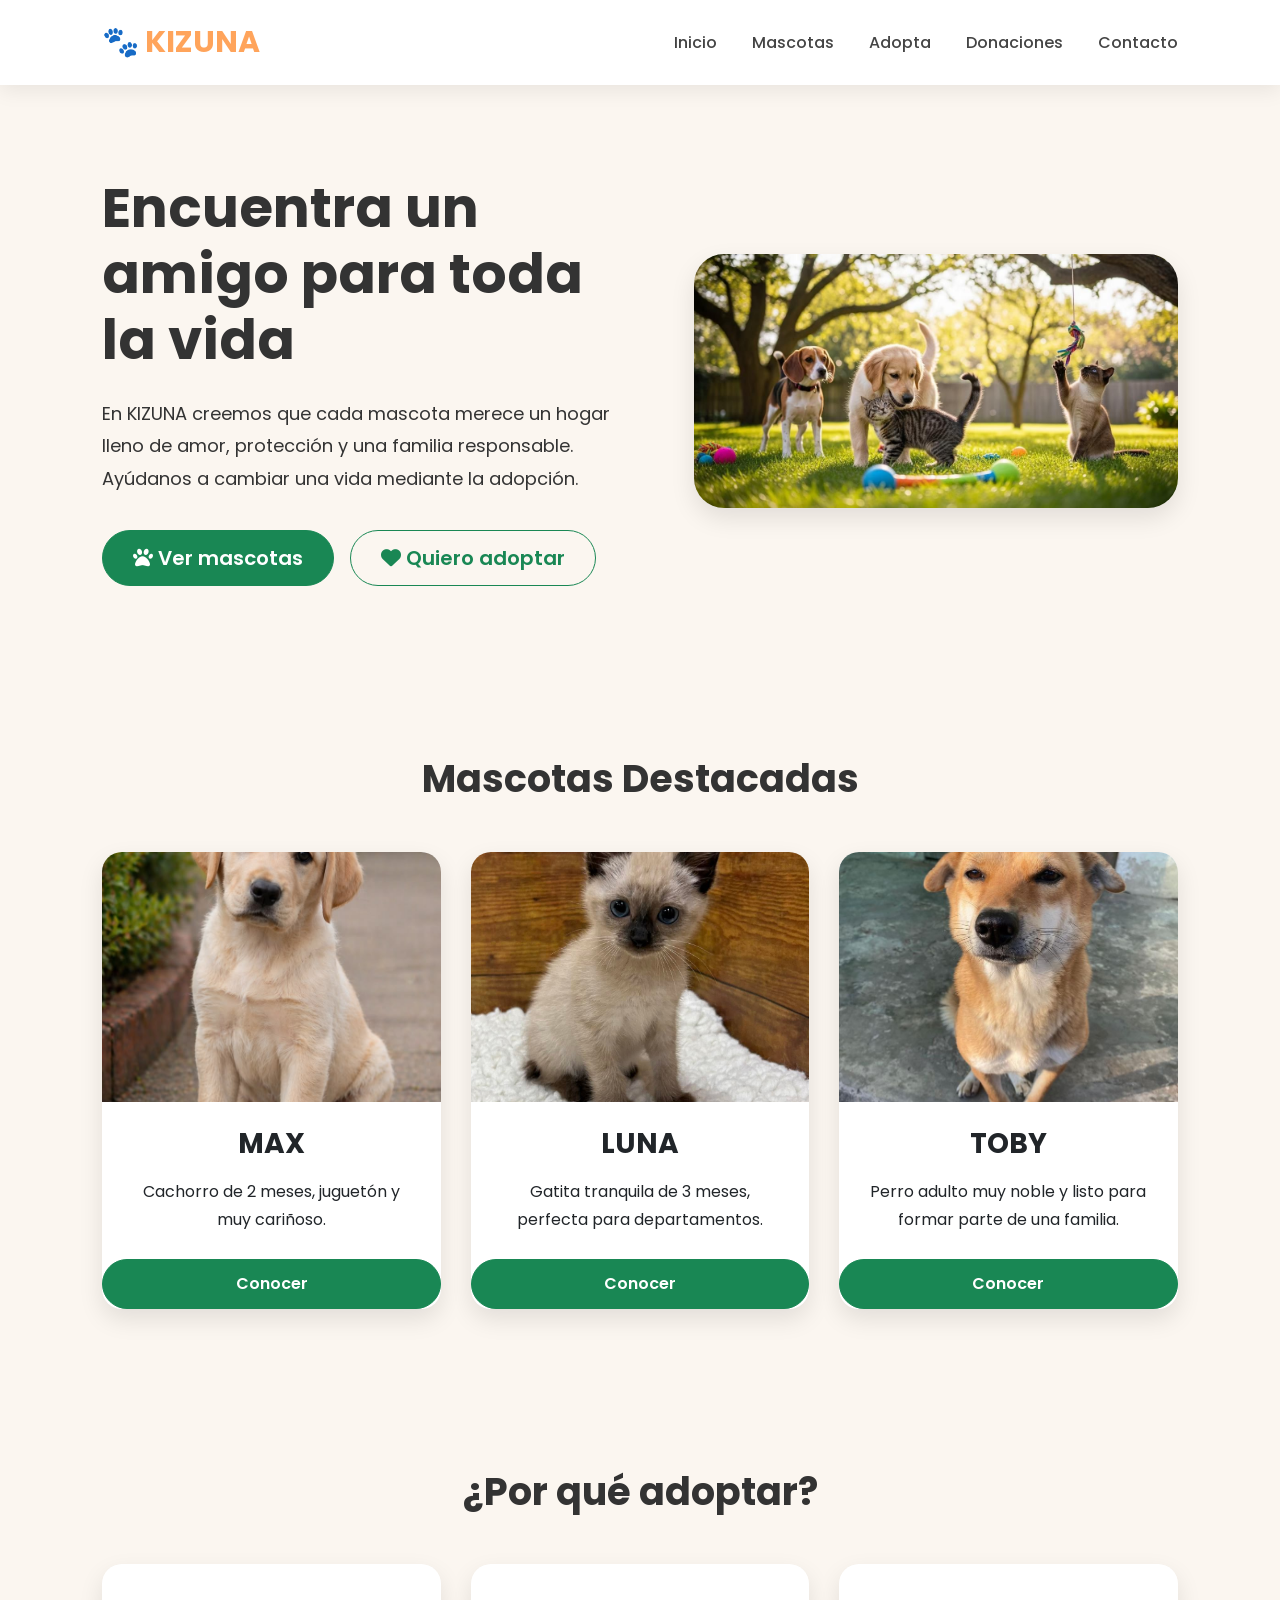
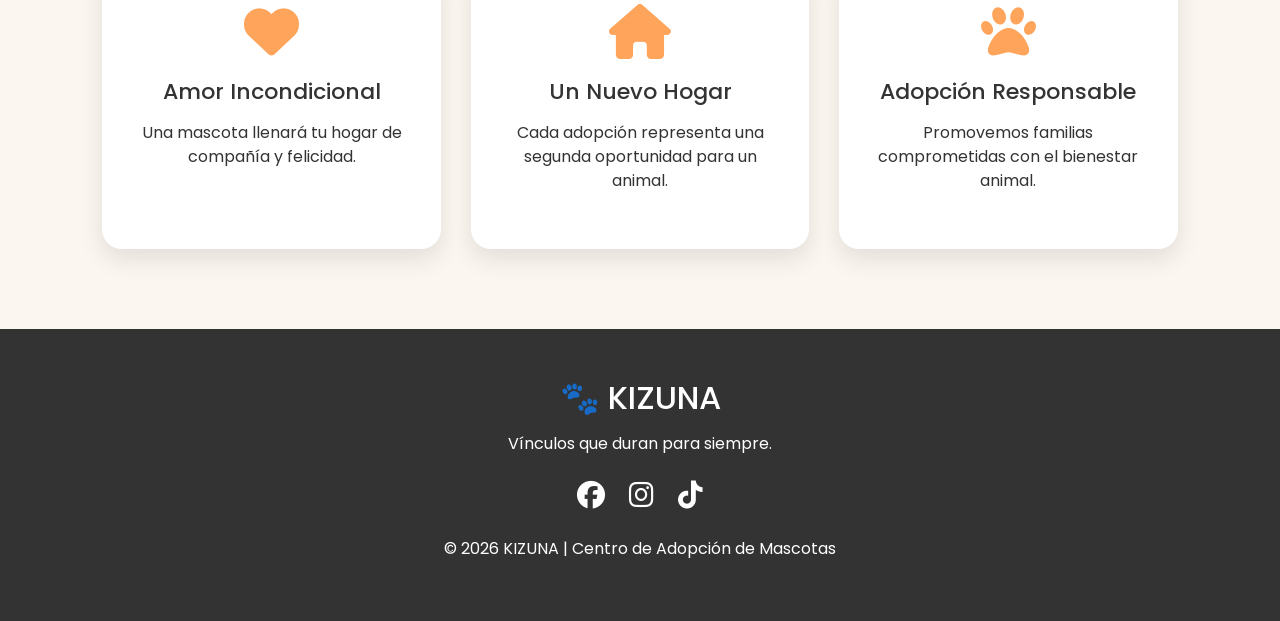
<file: index.html>
<!DOCTYPE html>
<html lang="es">

<head>

<meta charset="UTF-8">
<meta name="viewport" content="width=device-width, initial-scale=1.0">

<title>KIZUNA | Vínculos que duran para siempre</title>

<!-- Google Fonts -->
<link href="https://fonts.googleapis.com/css2?family=Poppins:wght@300;400;500;600;700&display=swap" rel="stylesheet">

<!-- Bootstrap -->
<link href="https://cdn.jsdelivr.net/npm/bootstrap@5.3.7/dist/css/bootstrap.min.css" rel="stylesheet">

<!-- Font Awesome -->
<link rel="stylesheet" href="https://cdnjs.cloudflare.com/ajax/libs/font-awesome/6.5.2/css/all.min.css">

<!-- AOS -->
<link href="https://unpkg.com/aos@2.3.4/dist/aos.css" rel="stylesheet">

<link rel="stylesheet" href="css/style.css">

</head>

<body>

<header>

<nav class="navbar">

<div class="logo">
🐾 <span>KIZUNA</span>
</div>

<ul>

<li><a href="index.html">Inicio</a></li>
<li><a href="mascotas.html">Mascotas</a></li>
<li><a href="adopta.html">Adopta</a></li>
<li><a href="donaciones.html">Donaciones</a></li>
<li><a href="contacto.html">Contacto</a></li>

</ul>

</nav>

</header>

<section class="hero" data-aos="fade-up">

<div class="hero-text">

<h1>
Encuentra un amigo para toda la vida
</h1>

<p>

En KIZUNA creemos que cada mascota merece un hogar lleno de amor, protección y una familia responsable. Ayúdanos a cambiar una vida mediante la adopción.

</p>

<div class="d-flex gap-3 flex-wrap">

<a href="mascotas.html" class="btn btn-success btn-lg">

<i class="fa-solid fa-paw"></i>

Ver mascotas

</a>

<a href="adopta.html" class="btn btn-outline-success btn-lg">

<i class="fa-solid fa-heart"></i>

Quiero adoptar

</a>

</div>

</div>

<div class="hero-img">

<img src="img/mascotas felices.jpg" alt="Mascotas felices">

</div>

</section>

<section class="destacados" data-aos="zoom-in">

<h2>Mascotas Destacadas</h2>

<div class="cards">

<div class="card">

<img src="img/perro1.jpg" alt="Max">

<h3>MAX</h3>

<p>

Cachorro de 2 meses, juguetón y muy cariñoso.

</p>

<a href="mascotas.html" class="btn btn-success">

Conocer

</a>

</div>

<div class="card">

<img src="img/gato1.jpg" alt="Luna">

<h3>LUNA</h3>

<p>

Gatita tranquila de 3 meses, perfecta para departamentos.

</p>

<a href="mascotas.html" class="btn btn-success">

Conocer

</a>

</div>

<div class="card">

<img src="img/perro2.jpg" alt="Toby">

<h3>TOBY</h3>

<p>

Perro adulto muy noble y listo para formar parte de una familia.

</p>

<a href="mascotas.html" class="btn btn-success">

Conocer

</a>

</div>

</div>

</section>

<section class="beneficios" data-aos="fade-left">

<h2>¿Por qué adoptar?</h2>

<div class="contenedor-beneficios">

<div class="beneficio">

<i class="fa-solid fa-heart"></i>

<h3>Amor Incondicional</h3>

<p>

Una mascota llenará tu hogar de compañía y felicidad.

</p>

</div>

<div class="beneficio">

<i class="fa-solid fa-house"></i>

<h3>Un Nuevo Hogar</h3>

<p>

Cada adopción representa una segunda oportunidad para un animal.

</p>

</div>

<div class="beneficio">

<i class="fa-solid fa-paw"></i>

<h3>Adopción Responsable</h3>

<p>

Promovemos familias comprometidas con el bienestar animal.

</p>

</div>

</div>

</section>

<footer>

<h2>🐾 KIZUNA</h2>

<p>Vínculos que duran para siempre.</p>

<div class="redes">

<i class="fab fa-facebook"></i>

<i class="fab fa-instagram"></i>

<i class="fab fa-tiktok"></i>

</div>

<p>

© 2026 KIZUNA | Centro de Adopción de Mascotas

</p>

</footer>

<script src="https://cdn.jsdelivr.net/npm/bootstrap@5.3.7/dist/js/bootstrap.bundle.min.js"></script>

<script src="https://unpkg.com/aos@2.3.4/dist/aos.js"></script>

<script>

AOS.init({
duration:900,
once:true
});

</script>

</body>

</html>
</file>
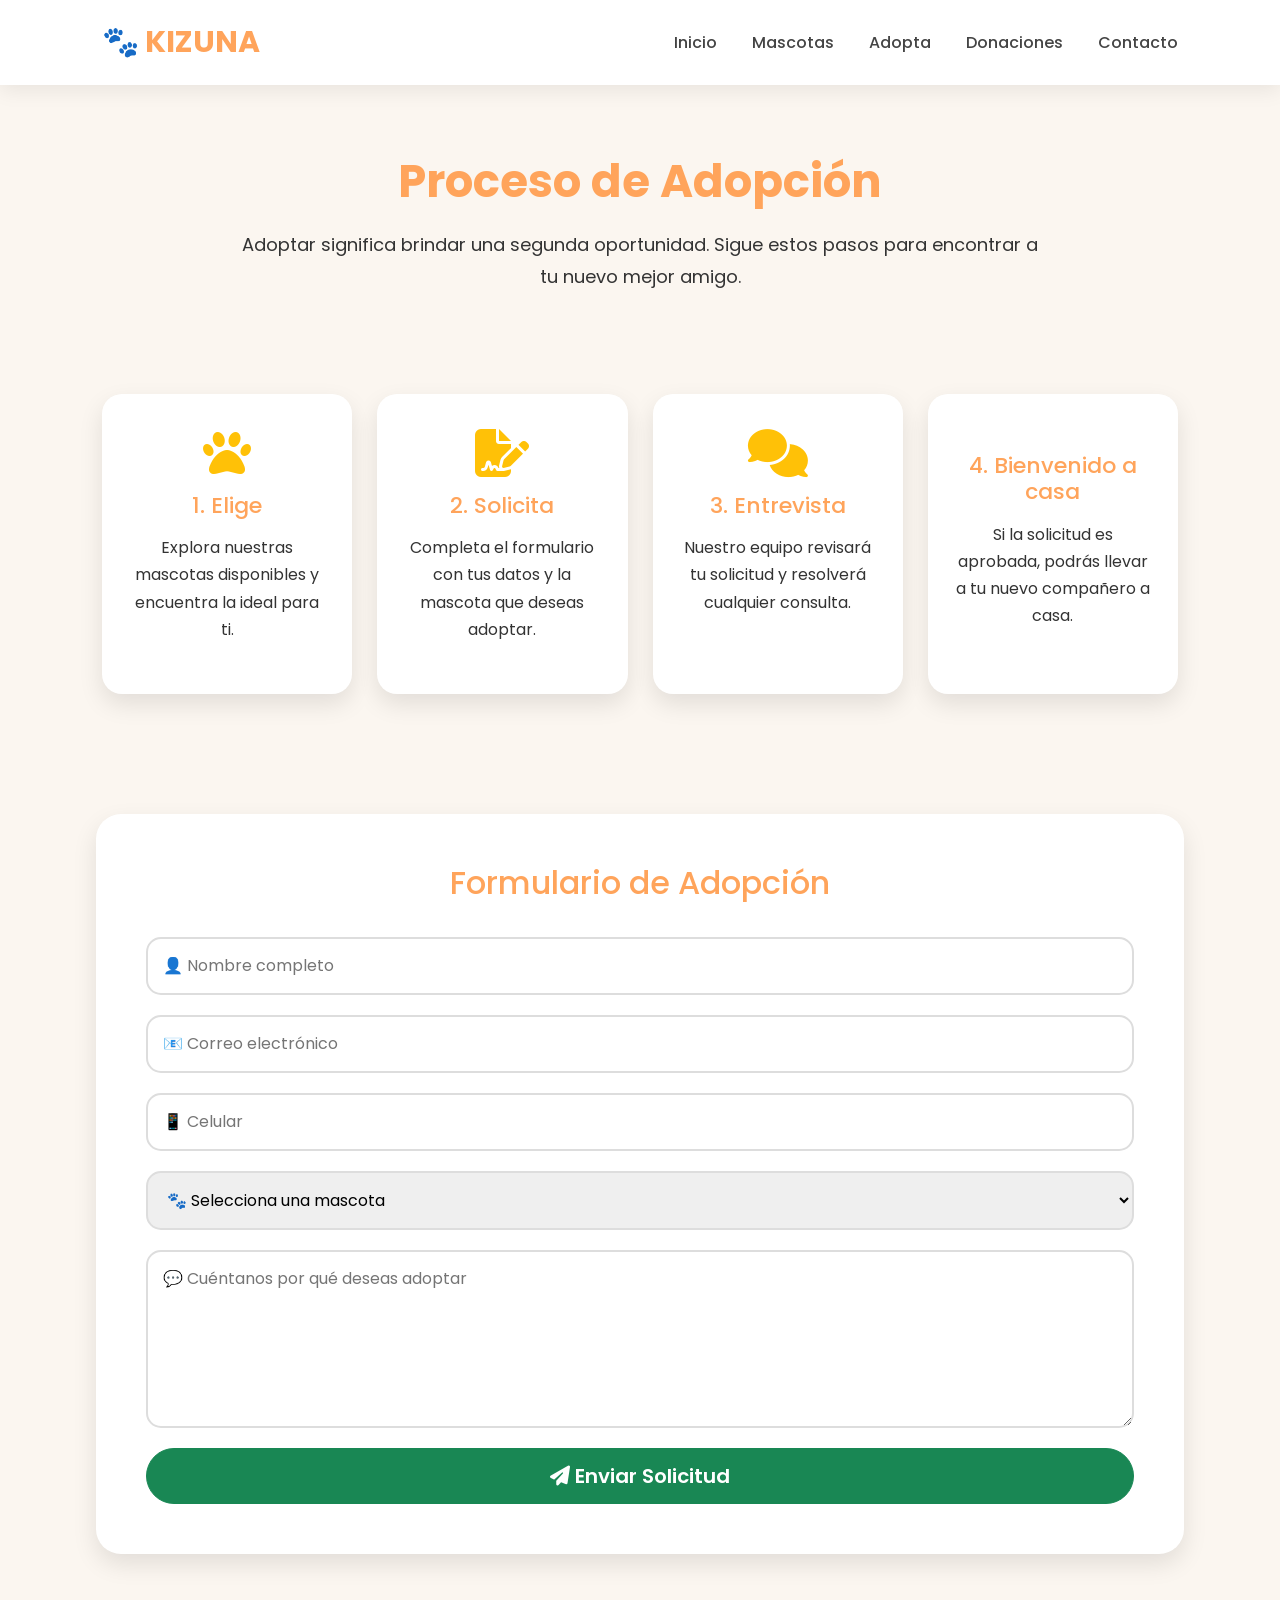
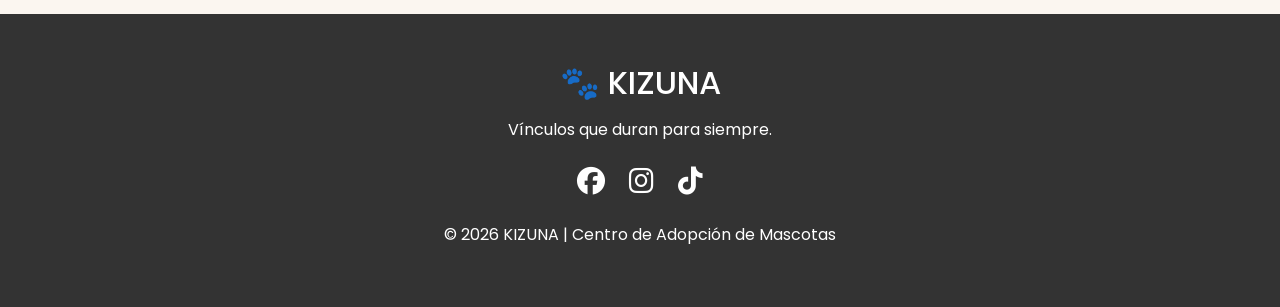
<file: adopta.html>
<!DOCTYPE html>
<html lang="es">

<head>

<meta charset="UTF-8">
<meta name="viewport" content="width=device-width, initial-scale=1.0">

<title>Adopta | KIZUNA</title>

<!-- Google Fonts -->
<link href="https://fonts.googleapis.com/css2?family=Poppins:wght@300;400;500;600;700&display=swap" rel="stylesheet">

<!-- Bootstrap -->
<link href="https://cdn.jsdelivr.net/npm/bootstrap@5.3.7/dist/css/bootstrap.min.css" rel="stylesheet">

<!-- Font Awesome -->
<link rel="stylesheet" href="https://cdnjs.cloudflare.com/ajax/libs/font-awesome/6.5.2/css/all.min.css">

<!-- AOS -->
<link href="https://unpkg.com/aos@2.3.4/dist/aos.css" rel="stylesheet">

<link rel="stylesheet" href="css/style.css">

</head>

<body>

<header>

<nav class="navbar">

<div class="logo">
🐾 <span>KIZUNA</span>
</div>

<ul>

<li><a href="index.html">Inicio</a></li>
<li><a href="mascotas.html">Mascotas</a></li>
<li><a href="adopta.html">Adopta</a></li>
<li><a href="donaciones.html">Donaciones</a></li>
<li><a href="contacto.html">Contacto</a></li>

</ul>

</nav>

</header>

<section class="titulo-pagina" data-aos="fade-down">

<h1>Proceso de Adopción</h1>

<p>

Adoptar significa brindar una segunda oportunidad. Sigue estos pasos para encontrar a tu nuevo mejor amigo.

</p>

</section>

<section class="pasos" data-aos="fade-up">

<div class="paso">

<i class="fa-solid fa-paw fa-3x mb-3 text-warning"></i>

<h2>1. Elige</h2>

<p>

Explora nuestras mascotas disponibles y encuentra la ideal para ti.

</p>

</div>

<div class="paso">

<i class="fa-solid fa-file-signature fa-3x mb-3 text-warning"></i>

<h2>2. Solicita</h2>

<p>

Completa el formulario con tus datos y la mascota que deseas adoptar.

</p>

</div>

<div class="paso">

<i class="fa-solid fa-comments fa-3x mb-3 text-warning"></i>

<h2>3. Entrevista</h2>

<p>

Nuestro equipo revisará tu solicitud y resolverá cualquier consulta.

</p>

</div>

<div class="paso">

<i class="fa-solid fa-house-heart fa-3x mb-3 text-warning"></i>

<h2>4. Bienvenido a casa</h2>

<p>

Si la solicitud es aprobada, podrás llevar a tu nuevo compañero a casa.

</p>

</div>

</section>

<section class="formulario" data-aos="zoom-in">

<h2>Formulario de Adopción</h2>

<form>

<input type="text" placeholder="👤 Nombre completo" required>

<input type="email" placeholder="📧 Correo electrónico" required>

<input type="tel" placeholder="📱 Celular" required>

<select required>

<option value="">🐾 Selecciona una mascota</option>

<option>Max</option>

<option>Luna</option>

<option>Toby</option>

</select>

<textarea rows="6" placeholder="💬 Cuéntanos por qué deseas adoptar"></textarea>

<button type="submit" class="btn btn-success btn-lg">

<i class="fa-solid fa-paper-plane"></i>

Enviar Solicitud

</button>

</form>

</section>

<footer>

<h2>🐾 KIZUNA</h2>

<p>Vínculos que duran para siempre.</p>

<div class="redes">

<i class="fab fa-facebook"></i>

<i class="fab fa-instagram"></i>

<i class="fab fa-tiktok"></i>

</div>

<p>

© 2026 KIZUNA | Centro de Adopción de Mascotas

</p>

</footer>

<script src="https://cdn.jsdelivr.net/npm/bootstrap@5.3.7/dist/js/bootstrap.bundle.min.js"></script>

<script src="https://unpkg.com/aos@2.3.4/dist/aos.js"></script>

<script>

AOS.init({
duration:900,
once:true
});

</script>

</body>

</html>
</file>
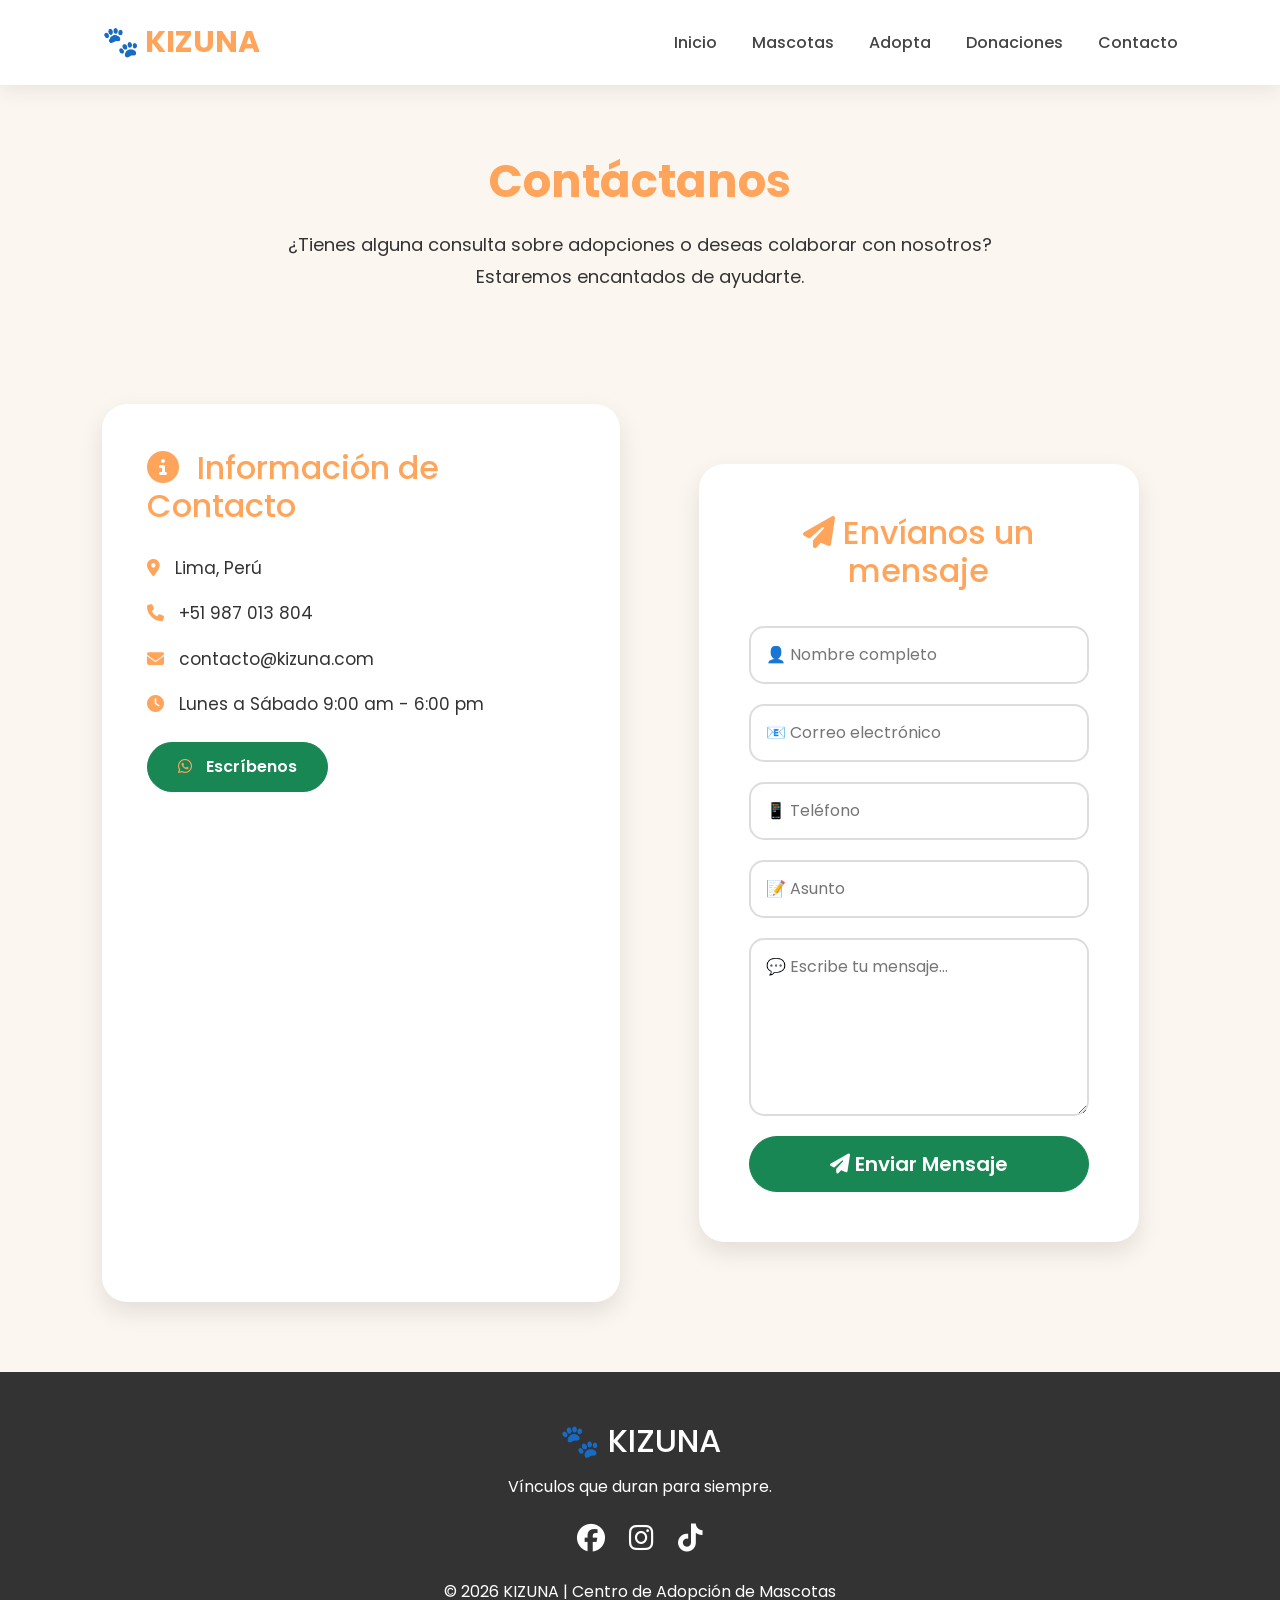
<file: contacto.html>
<!DOCTYPE html>
<html lang="es">

<head>

<meta charset="UTF-8">
<meta name="viewport" content="width=device-width, initial-scale=1.0">

<title>Contacto | KIZUNA</title>

<!-- Google Fonts -->
<link href="https://fonts.googleapis.com/css2?family=Poppins:wght@300;400;500;600;700&display=swap" rel="stylesheet">

<!-- Bootstrap -->
<link href="https://cdn.jsdelivr.net/npm/bootstrap@5.3.7/dist/css/bootstrap.min.css" rel="stylesheet">

<!-- Font Awesome -->
<link rel="stylesheet" href="https://cdnjs.cloudflare.com/ajax/libs/font-awesome/6.5.2/css/all.min.css">

<!-- AOS -->
<link href="https://unpkg.com/aos@2.3.4/dist/aos.css" rel="stylesheet">

<link rel="stylesheet" href="css/style.css">

</head>

<body>

<header>

<nav class="navbar">

<div class="logo">
🐾 <span>KIZUNA</span>
</div>

<ul>

<li><a href="index.html">Inicio</a></li>
<li><a href="mascotas.html">Mascotas</a></li>
<li><a href="adopta.html">Adopta</a></li>
<li><a href="donaciones.html">Donaciones</a></li>
<li><a href="contacto.html">Contacto</a></li>

</ul>

</nav>

</header>

<section class="titulo-pagina" data-aos="fade-down">

<h1>Contáctanos</h1>

<p>

¿Tienes alguna consulta sobre adopciones o deseas colaborar con nosotros?
Estaremos encantados de ayudarte.

</p>

</section>

<section class="contacto">

<div class="info-contacto" data-aos="fade-right">

<h2>

<i class="fa-solid fa-circle-info"></i>

Información de Contacto

</h2>

<p>

<i class="fa-solid fa-location-dot"></i>

Lima, Perú

</p>

<p>

<i class="fa-solid fa-phone"></i>

+51 987 013 804

</p>

<p>

<i class="fa-solid fa-envelope"></i>

contacto@kizuna.com

</p>

<p>

<i class="fa-solid fa-clock"></i>

Lunes a Sábado

9:00 am - 6:00 pm

</p>

<div class="mt-4">

<a href="https://wa.me/51987013804" class="btn btn-success">

<i class="fab fa-whatsapp"></i>

Escríbenos

</a>

</div>

</div>

<div class="form-contacto" data-aos="fade-left">

<h2>

<i class="fa-solid fa-paper-plane"></i>

Envíanos un mensaje

</h2>

<form>

<input type="text"
placeholder="👤 Nombre completo"
required>

<input type="email"
placeholder="📧 Correo electrónico"
required>

<input type="tel"
placeholder="📱 Teléfono"
required>

<input type="text"
placeholder="📝 Asunto"
required>

<textarea
rows="6"
placeholder="💬 Escribe tu mensaje..."
required></textarea>

<button
type="submit"
class="btn btn-success btn-lg">

<i class="fa-solid fa-paper-plane"></i>

Enviar Mensaje

</button>

</form>

</div>

</section>

<footer>

<h2>🐾 KIZUNA</h2>

<p>

Vínculos que duran para siempre.

</p>

<div class="redes">

<i class="fab fa-facebook"></i>

<i class="fab fa-instagram"></i>

<i class="fab fa-tiktok"></i>

</div>

<p>

© 2026 KIZUNA | Centro de Adopción de Mascotas

</p>

</footer>

<script src="https://cdn.jsdelivr.net/npm/bootstrap@5.3.7/dist/js/bootstrap.bundle.min.js"></script>

<script src="https://unpkg.com/aos@2.3.4/dist/aos.js"></script>

<script>

AOS.init({
duration:900,
once:true
});

</script>

</body>

</html>
</file>
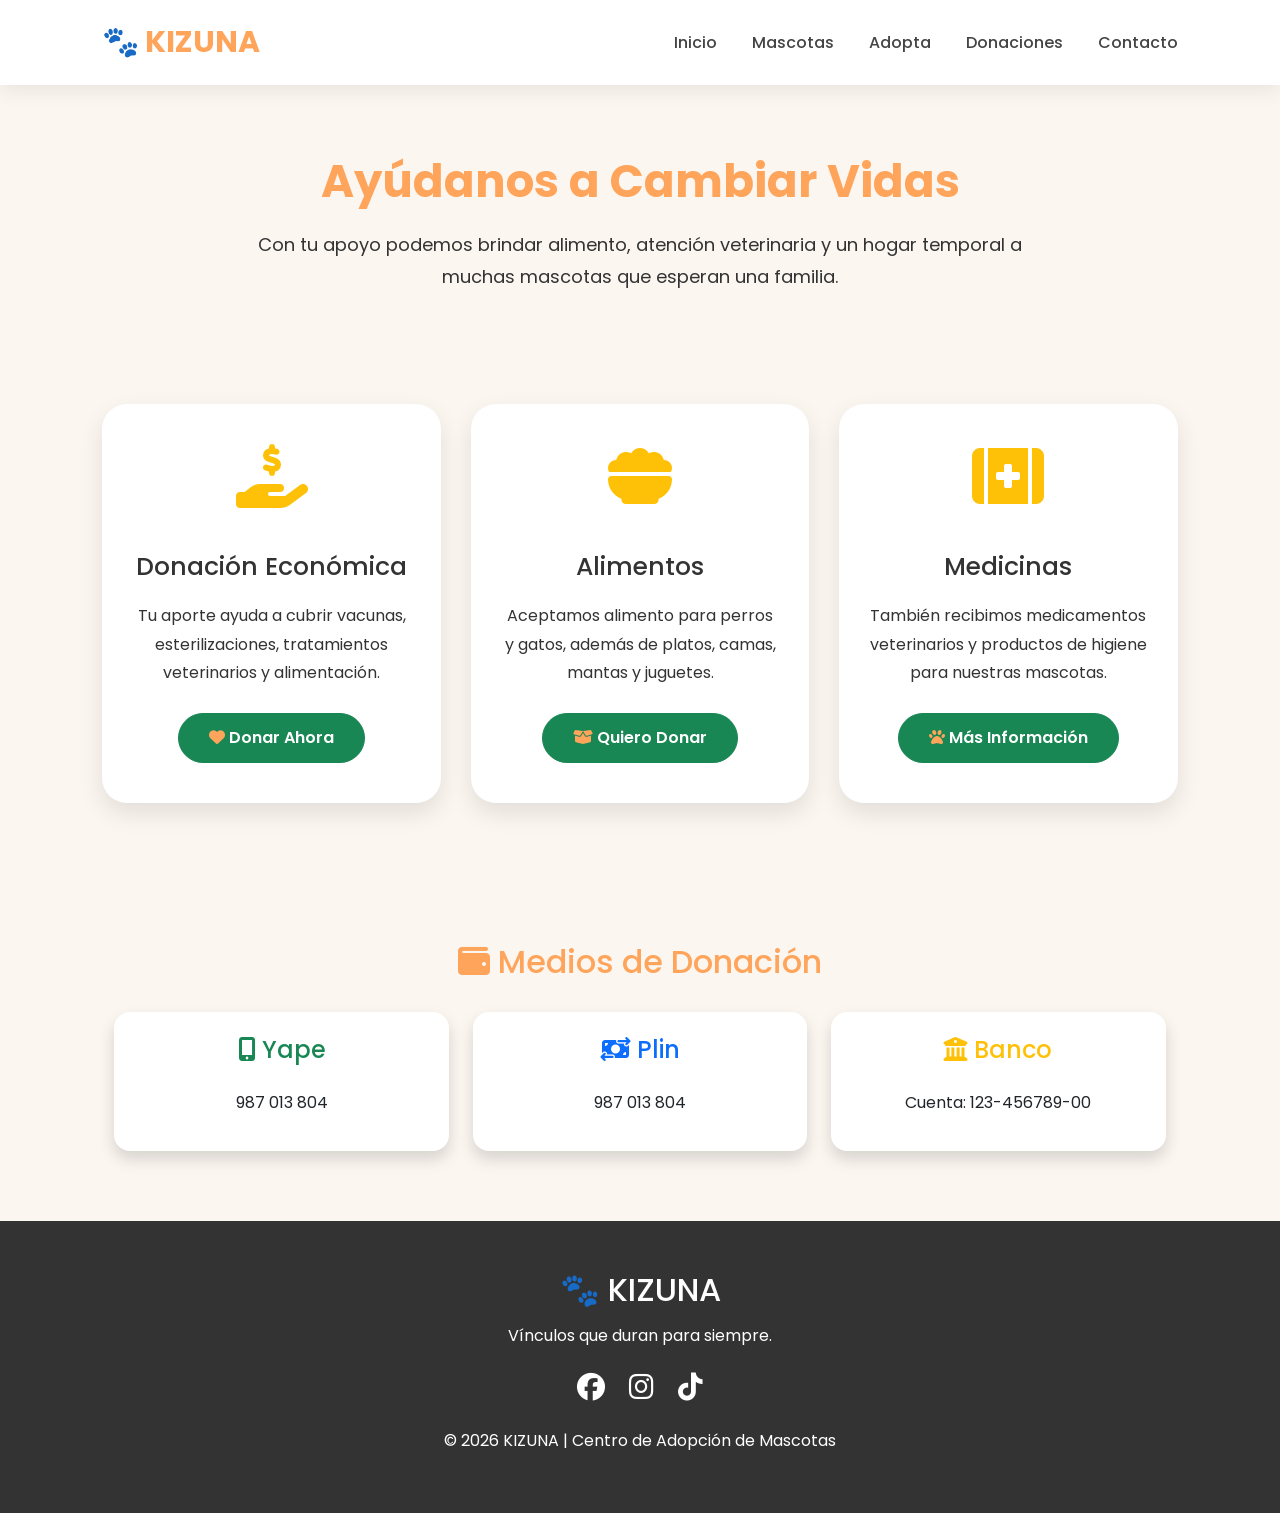
<file: donaciones.html>
<!DOCTYPE html>
<html lang="es">

<head>

<meta charset="UTF-8">
<meta name="viewport" content="width=device-width, initial-scale=1.0">

<title>Donaciones | KIZUNA</title>

<!-- Google Fonts -->
<link href="https://fonts.googleapis.com/css2?family=Poppins:wght@300;400;500;600;700&display=swap" rel="stylesheet">

<!-- Bootstrap -->
<link href="https://cdn.jsdelivr.net/npm/bootstrap@5.3.7/dist/css/bootstrap.min.css" rel="stylesheet">

<!-- Font Awesome -->
<link rel="stylesheet" href="https://cdnjs.cloudflare.com/ajax/libs/font-awesome/6.5.2/css/all.min.css">

<!-- AOS -->
<link href="https://unpkg.com/aos@2.3.4/dist/aos.css" rel="stylesheet">

<link rel="stylesheet" href="css/style.css">

</head>

<body>

<header>

<nav class="navbar">

<div class="logo">
🐾 <span>KIZUNA</span>
</div>

<ul>

<li><a href="index.html">Inicio</a></li>
<li><a href="mascotas.html">Mascotas</a></li>
<li><a href="adopta.html">Adopta</a></li>
<li><a href="donaciones.html">Donaciones</a></li>
<li><a href="contacto.html">Contacto</a></li>

</ul>

</nav>

</header>

<section class="titulo-pagina" data-aos="fade-down">

<h1>Ayúdanos a Cambiar Vidas</h1>

<p>

Con tu apoyo podemos brindar alimento, atención veterinaria y un hogar temporal a muchas mascotas que esperan una familia.

</p>

</section>

<section class="donaciones" data-aos="fade-up">

<div class="donacion-card">

<i class="fa-solid fa-hand-holding-dollar fa-4x text-warning mb-4"></i>

<h2>Donación Económica</h2>

<p>

Tu aporte ayuda a cubrir vacunas, esterilizaciones, tratamientos veterinarios y alimentación.

</p>

<a href="#" class="btn btn-success">

<i class="fa-solid fa-heart"></i>

Donar Ahora

</a>

</div>

<div class="donacion-card">

<i class="fa-solid fa-bowl-food fa-4x text-warning mb-4"></i>

<h2>Alimentos</h2>

<p>

Aceptamos alimento para perros y gatos, además de platos, camas, mantas y juguetes.

</p>

<a href="#" class="btn btn-success">

<i class="fa-solid fa-box-open"></i>

Quiero Donar

</a>

</div>

<div class="donacion-card">

<i class="fa-solid fa-kit-medical fa-4x text-warning mb-4"></i>

<h2>Medicinas</h2>

<p>

También recibimos medicamentos veterinarios y productos de higiene para nuestras mascotas.

</p>

<a href="#" class="btn btn-success">

<i class="fa-solid fa-paw"></i>

Más Información

</a>

</div>

</section>

<section class="datos-donacion" data-aos="zoom-in">

<h2>

<i class="fa-solid fa-wallet"></i>

Medios de Donación

</h2>

<div class="container mt-4">

<div class="row g-4">

<div class="col-md-4">

<div class="card p-4 shadow border-0 rounded-4">

<h4 class="text-success">

<i class="fa-solid fa-mobile-screen-button"></i>

Yape

</h4>

<p class="mb-0">

987 013 804

</p>

</div>

</div>

<div class="col-md-4">

<div class="card p-4 shadow border-0 rounded-4">

<h4 class="text-primary">

<i class="fa-solid fa-money-bill-transfer"></i>

Plin

</h4>

<p class="mb-0">

987 013 804

</p>

</div>

</div>

<div class="col-md-4">

<div class="card p-4 shadow border-0 rounded-4">

<h4 class="text-warning">

<i class="fa-solid fa-building-columns"></i>

Banco

</h4>

<p class="mb-0">

Cuenta: 123-456789-00

</p>

</div>

</div>

</div>

</div>

</section>

<footer>

<h2>🐾 KIZUNA</h2>

<p>

Vínculos que duran para siempre.

</p>

<div class="redes">

<i class="fab fa-facebook"></i>

<i class="fab fa-instagram"></i>

<i class="fab fa-tiktok"></i>

</div>

<p>

© 2026 KIZUNA | Centro de Adopción de Mascotas

</p>

</footer>

<script src="https://cdn.jsdelivr.net/npm/bootstrap@5.3.7/dist/js/bootstrap.bundle.min.js"></script>

<script src="https://unpkg.com/aos@2.3.4/dist/aos.js"></script>

<script>

AOS.init({
duration:900,
once:true
});

</script>

</body>

</html>
</file>
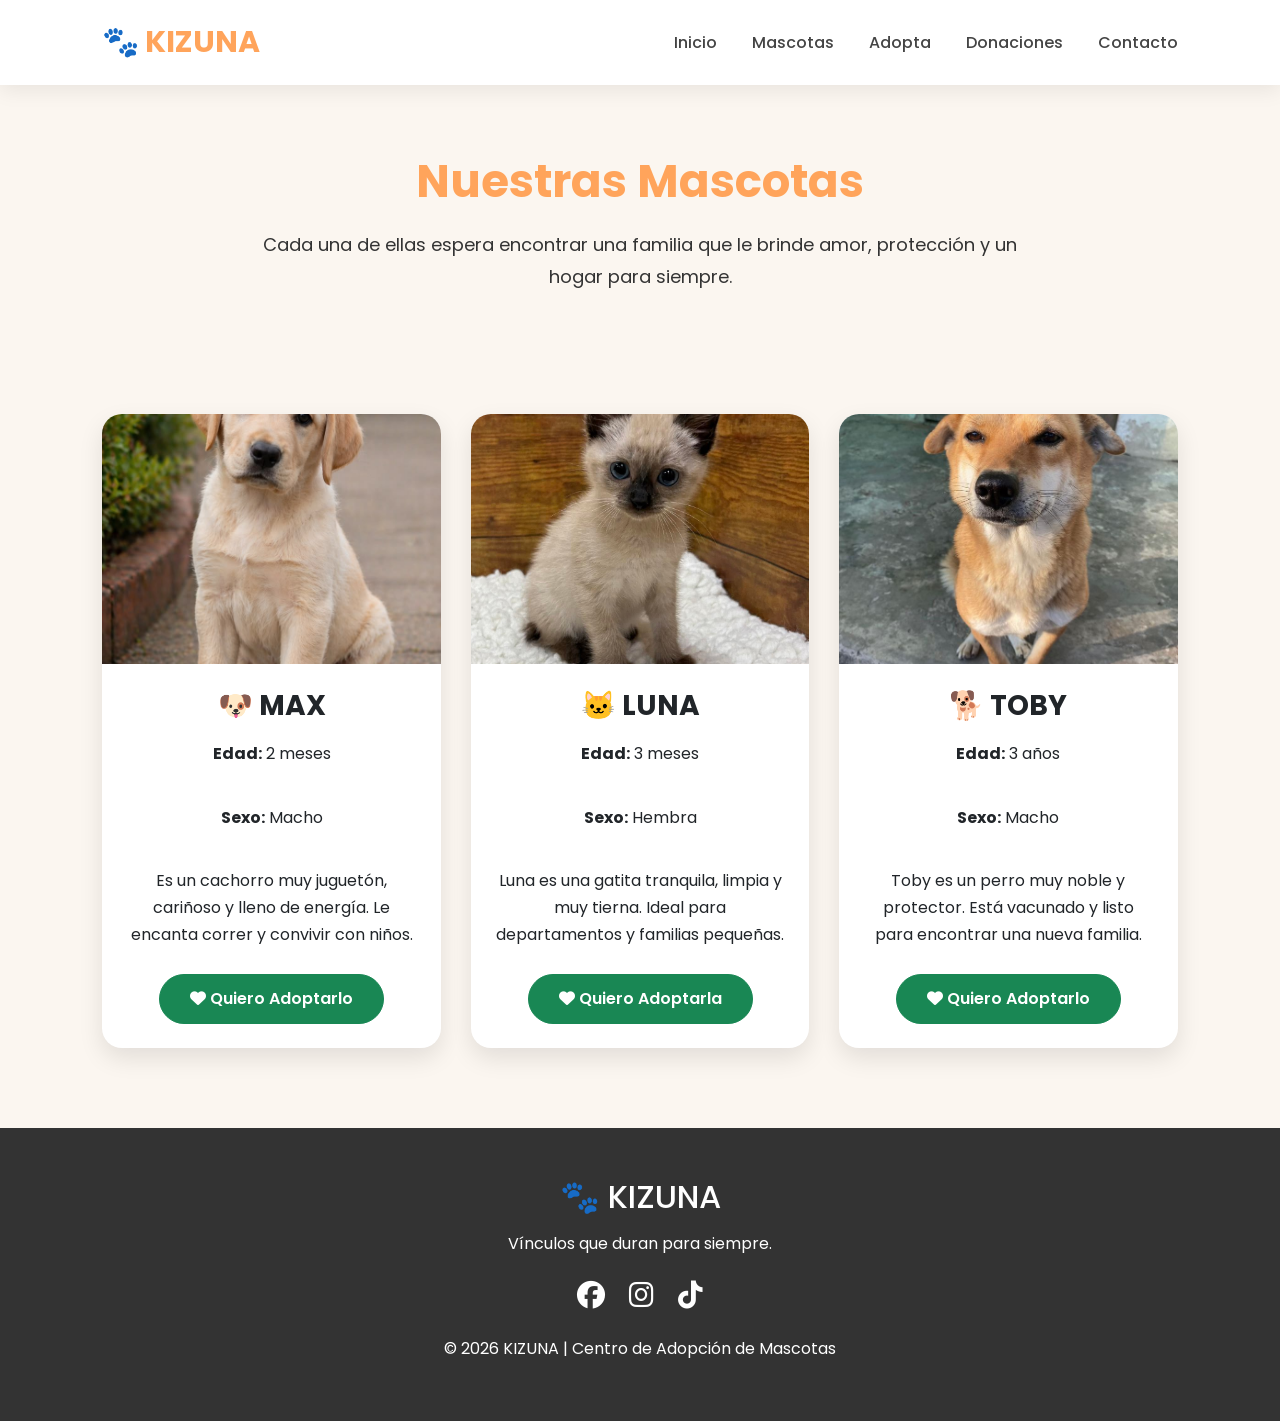
<file: mascotas.html>
<!DOCTYPE html>
<html lang="es">

<head>

<meta charset="UTF-8">
<meta name="viewport" content="width=device-width, initial-scale=1.0">

<title>Mascotas | KIZUNA</title>

<!-- Google Fonts -->
<link href="https://fonts.googleapis.com/css2?family=Poppins:wght@300;400;500;600;700&display=swap" rel="stylesheet">

<!-- Bootstrap -->
<link href="https://cdn.jsdelivr.net/npm/bootstrap@5.3.7/dist/css/bootstrap.min.css" rel="stylesheet">

<!-- Font Awesome -->
<link rel="stylesheet" href="https://cdnjs.cloudflare.com/ajax/libs/font-awesome/6.5.2/css/all.min.css">

<!-- AOS -->
<link href="https://unpkg.com/aos@2.3.4/dist/aos.css" rel="stylesheet">

<link rel="stylesheet" href="css/style.css">

</head>

<body>

<header>

<nav class="navbar">

<div class="logo">
🐾 <span>KIZUNA</span>
</div>

<ul>

<li><a href="index.html">Inicio</a></li>
<li><a href="mascotas.html">Mascotas</a></li>
<li><a href="adopta.html">Adopta</a></li>
<li><a href="donaciones.html">Donaciones</a></li>
<li><a href="contacto.html">Contacto</a></li>

</ul>

</nav>

</header>

<section class="titulo-pagina" data-aos="fade-down">

<h1>Nuestras Mascotas</h1>

<p>

Cada una de ellas espera encontrar una familia que le brinde amor,
protección y un hogar para siempre.

</p>

</section>

<section class="destacados" data-aos="fade-up">

<div class="cards">

<div class="card">

<img src="img/perro1.jpg" alt="Max">

<h3>🐶 MAX</h3>

<p><strong>Edad:</strong> 2 meses</p>

<p><strong>Sexo:</strong> Macho</p>

<p>

Es un cachorro muy juguetón, cariñoso y lleno de energía.
Le encanta correr y convivir con niños.

</p>

<div class="text-center mb-4">

<a href="adopta.html" class="btn btn-success">

<i class="fa-solid fa-heart"></i>

Quiero Adoptarlo

</a>

</div>

</div>

<div class="card">

<img src="img/gato1.jpg" alt="Luna">

<h3>🐱 LUNA</h3>

<p><strong>Edad:</strong> 3 meses</p>

<p><strong>Sexo:</strong> Hembra</p>

<p>

Luna es una gatita tranquila, limpia y muy tierna.
Ideal para departamentos y familias pequeñas.

</p>

<div class="text-center mb-4">

<a href="adopta.html" class="btn btn-success">

<i class="fa-solid fa-heart"></i>

Quiero Adoptarla

</a>

</div>

</div>

<div class="card">

<img src="img/perro2.jpg" alt="Toby">

<h3>🐕 TOBY</h3>

<p><strong>Edad:</strong> 3 años</p>

<p><strong>Sexo:</strong> Macho</p>

<p>

Toby es un perro muy noble y protector.
Está vacunado y listo para encontrar una nueva familia.

</p>

<div class="text-center mb-4">

<a href="adopta.html" class="btn btn-success">

<i class="fa-solid fa-heart"></i>

Quiero Adoptarlo

</a>

</div>

</div>

</div>

</section>

<footer>

<h2>🐾 KIZUNA</h2>

<p>Vínculos que duran para siempre.</p>

<div class="redes">

<i class="fab fa-facebook"></i>

<i class="fab fa-instagram"></i>

<i class="fab fa-tiktok"></i>

</div>

<p>

© 2026 KIZUNA | Centro de Adopción de Mascotas

</p>

</footer>

<script src="https://cdn.jsdelivr.net/npm/bootstrap@5.3.7/dist/js/bootstrap.bundle.min.js"></script>

<script src="https://unpkg.com/aos@2.3.4/dist/aos.js"></script>

<script>

AOS.init({
duration:900,
once:true
});

</script>

</body>

</html>
</file>
<file: css/style.css>
/* ==================================================
   KIZUNA - STYLE CSS
   Centro de Adopción de Mascotas
================================================== */


/* ==========================
   VARIABLES
========================== */

:root{

    --naranja:#FFA45B;
    --amarillo:#FFDA77;
    --crema:#FBF6F0;
    --verde:#198754;
    --celeste:#AEE6E6;
    --texto:#333333;
    --blanco:#ffffff;
    --sombra:0 10px 25px rgba(0,0,0,.10);

}


/* ==========================
   RESET GENERAL
========================== */

*{

    margin:0;
    padding:0;
    box-sizing:border-box;

}


body{

    font-family:'Poppins',sans-serif;

    background:var(--crema);

    color:var(--texto);

}


img{

    width:100%;

    display:block;

}


a{

    text-decoration:none;

}


ul{

    list-style:none;

}



/* ==========================
   NAVBAR
========================== */


.navbar{

    display:flex;

    justify-content:space-between;

    align-items:center;

    padding:20px 8%;

    background:white;

    position:sticky;

    top:0;

    z-index:1000;

    box-shadow:0 5px 20px rgba(0,0,0,.08);

}



.logo{

    font-size:30px;

    font-weight:700;

    color:var(--naranja);

}



.logo span{

    color:var(--naranja);

}



.navbar ul{

    display:flex;

    gap:35px;

    margin:0;

}



.navbar a{

    color:#444;

    font-weight:500;

    transition:.3s;

}



.navbar a:hover{

    color:var(--naranja);

}



/* ==========================
   TITULOS DE PAGINAS
========================== */


.titulo-pagina{

    text-align:center;

    padding:70px 10% 40px;

}



.titulo-pagina h1{

    font-size:45px;

    font-weight:700;

    color:var(--naranja);

    margin-bottom:20px;

}



.titulo-pagina p{

    font-size:18px;

    max-width:800px;

    margin:auto;

    line-height:1.8;

}



/* ==========================
   HERO INICIO
========================== */


.hero{

    display:flex;

    justify-content:space-between;

    align-items:center;

    gap:40px;

    padding:90px 8%;

}



.hero-text{

    width:50%;

}



.hero-text h1{

    font-size:55px;

    line-height:1.2;

    font-weight:700;

    margin-bottom:25px;

}



.hero-text p{

    font-size:18px;

    line-height:1.8;

    margin-bottom:35px;

}



.hero-img{

    width:45%;

}



.hero-img img{

    border-radius:30px;

    box-shadow:var(--sombra);

}



/* ==========================
   BOTONES
========================== */


.btn{

    border-radius:30px !important;

    padding:12px 30px !important;

    font-weight:600;

    transition:.3s;

}



.btn:hover{

    transform:translateY(-3px);

}



/* ==========================
   SECCION DESTACADOS
========================== */


.destacados{

    padding:80px 8%;

}



.destacados h2,
.beneficios h2{

    text-align:center;

    font-size:38px;

    margin-bottom:50px;

    font-weight:700;

}



.cards{

    display:flex;

    gap:30px;

}



.card{

    flex:1;

    border:none;

    border-radius:20px;

    overflow:hidden;

    background:white;

    box-shadow:var(--sombra);

    transition:.3s;

}



.card:hover{

    transform:translateY(-10px);

}



.card img{

    height:250px;

    object-fit:cover;

}



.card h3{

    text-align:center;

    margin-top:25px;

    font-weight:700;

}



.card p{

    text-align:center;

    padding:10px 25px;

    line-height:1.7;

}

/* ==========================
   BENEFICIOS
========================== */


.beneficios{

    padding:80px 8%;

}



.contenedor-beneficios{

    display:grid;

    grid-template-columns:repeat(3,1fr);

    gap:30px;

}



.beneficio{

    background:white;

    padding:40px 30px;

    text-align:center;

    border-radius:20px;

    box-shadow:var(--sombra);

    transition:.3s;

}



.beneficio:hover{

    transform:translateY(-8px);

}



.beneficio i{

    font-size:55px;

    color:var(--naranja);

    margin-bottom:20px;

}



.beneficio h3{

    font-size:22px;

    margin-bottom:15px;

}



/* ==========================
   PROCESO DE ADOPCIÓN
========================== */


.pasos{

    padding:60px 8%;

    display:grid;

    grid-template-columns:repeat(4,1fr);

    gap:25px;

}



.paso{

    background:white;

    padding:35px 25px;

    text-align:center;

    border-radius:20px;

    box-shadow:var(--sombra);

    transition:.3s;

}



.paso:hover{

    transform:translateY(-8px);

}



.paso h2{

    font-size:22px;

    color:var(--naranja);

    margin-bottom:15px;

}



.paso p{

    line-height:1.7;

}



/* ==========================
   FORMULARIOS
========================== */


.formulario,
.form-contacto{

    background:white;

    margin:60px auto;

    padding:50px;

    border-radius:25px;

    width:85%;

    box-shadow:var(--sombra);

}



.formulario h2,
.form-contacto h2{

    text-align:center;

    margin-bottom:35px;

    color:var(--naranja);

}



form{

    display:flex;

    flex-direction:column;

    gap:20px;

}



form input,
form select,
form textarea{

    width:100%;

    padding:15px;

    border-radius:15px;

    border:2px solid #ddd;

    font-family:'Poppins',sans-serif;

    font-size:16px;

    outline:none;

    transition:.3s;

}



form input:focus,
form select:focus,
form textarea:focus{

    border-color:var(--naranja);

}



/* ==========================
   DONACIONES
========================== */


.donaciones{

    padding:70px 8%;

    display:grid;

    grid-template-columns:repeat(3,1fr);

    gap:30px;

}



.donacion-card{

    background:white;

    text-align:center;

    padding:40px 30px;

    border-radius:25px;

    box-shadow:var(--sombra);

    transition:.3s;

}



.donacion-card:hover{

    transform:translateY(-10px);

}



.donacion-card i{

    color:var(--naranja);

}



.donacion-card h2{

    margin:20px 0;

    font-size:25px;

}



.donacion-card p{

    line-height:1.8;

    margin-bottom:25px;

}



/* ==========================
   DATOS DONACIÓN
========================== */


.datos-donacion{

    padding:70px 8%;

    text-align:center;

}



.datos-donacion h2{

    color:var(--naranja);

    margin-bottom:30px;

}



.datos-donacion .card{

    padding:25px;

}



.datos-donacion h4{

    margin-bottom:15px;

}



/* ==========================
   CONTACTO
========================== */


.contacto{

    padding:70px 8%;

    display:grid;

    grid-template-columns:1fr 1fr;

    gap:40px;

}



.info-contacto{

    background:white;

    padding:45px;

    border-radius:25px;

    box-shadow:var(--sombra);

}



.info-contacto h2{

    color:var(--naranja);

    margin-bottom:30px;

}



.info-contacto p{

    font-size:17px;

    margin:20px 0;

}



.info-contacto i{

    color:var(--naranja);

    margin-right:10px;

}



/* ==========================
   FOOTER
========================== */


footer{

    background:#333;

    color:white;

    text-align:center;

    padding:50px 20px;

}



footer h2{

    font-size:32px;

    margin-bottom:15px;

}



footer p{

    margin:10px;

}



.redes{

    margin:25px 0;

}



.redes i{

    font-size:28px;

    margin:0 10px;

    cursor:pointer;

    transition:.3s;

}



.redes i:hover{

    color:var(--amarillo);

}



/* ==========================
   RESPONSIVE TABLET
========================== */


@media(max-width:1000px){


.hero{

    flex-direction:column;

}



.hero-text,
.hero-img{

    width:100%;

    text-align:center;

}



.cards{

    flex-direction:column;

}



.contenedor-beneficios{

    grid-template-columns:1fr;

}



.pasos{

    grid-template-columns:repeat(2,1fr);

}



.donaciones{

    grid-template-columns:1fr;

}



.contacto{

    grid-template-columns:1fr;

}



.navbar{

    flex-direction:column;

    gap:20px;

}



.navbar ul{

    flex-wrap:wrap;

    justify-content:center;

}



}



/* ==========================
   RESPONSIVE CELULAR
========================== */


@media(max-width:600px){


.logo{

    font-size:25px;

}



.navbar ul{

    flex-direction:column;

    gap:15px;

}



.hero{

    padding:50px 5%;

}



.hero-text h1{

    font-size:35px;

}



.titulo-pagina h1{

    font-size:35px;

}



.pasos{

    grid-template-columns:1fr;

}



.formulario,
.form-contacto{

    width:95%;

    padding:30px 20px;

}



.contacto{

    padding:40px 5%;

}



footer{

    padding:35px 15px;

}



}
</file>
